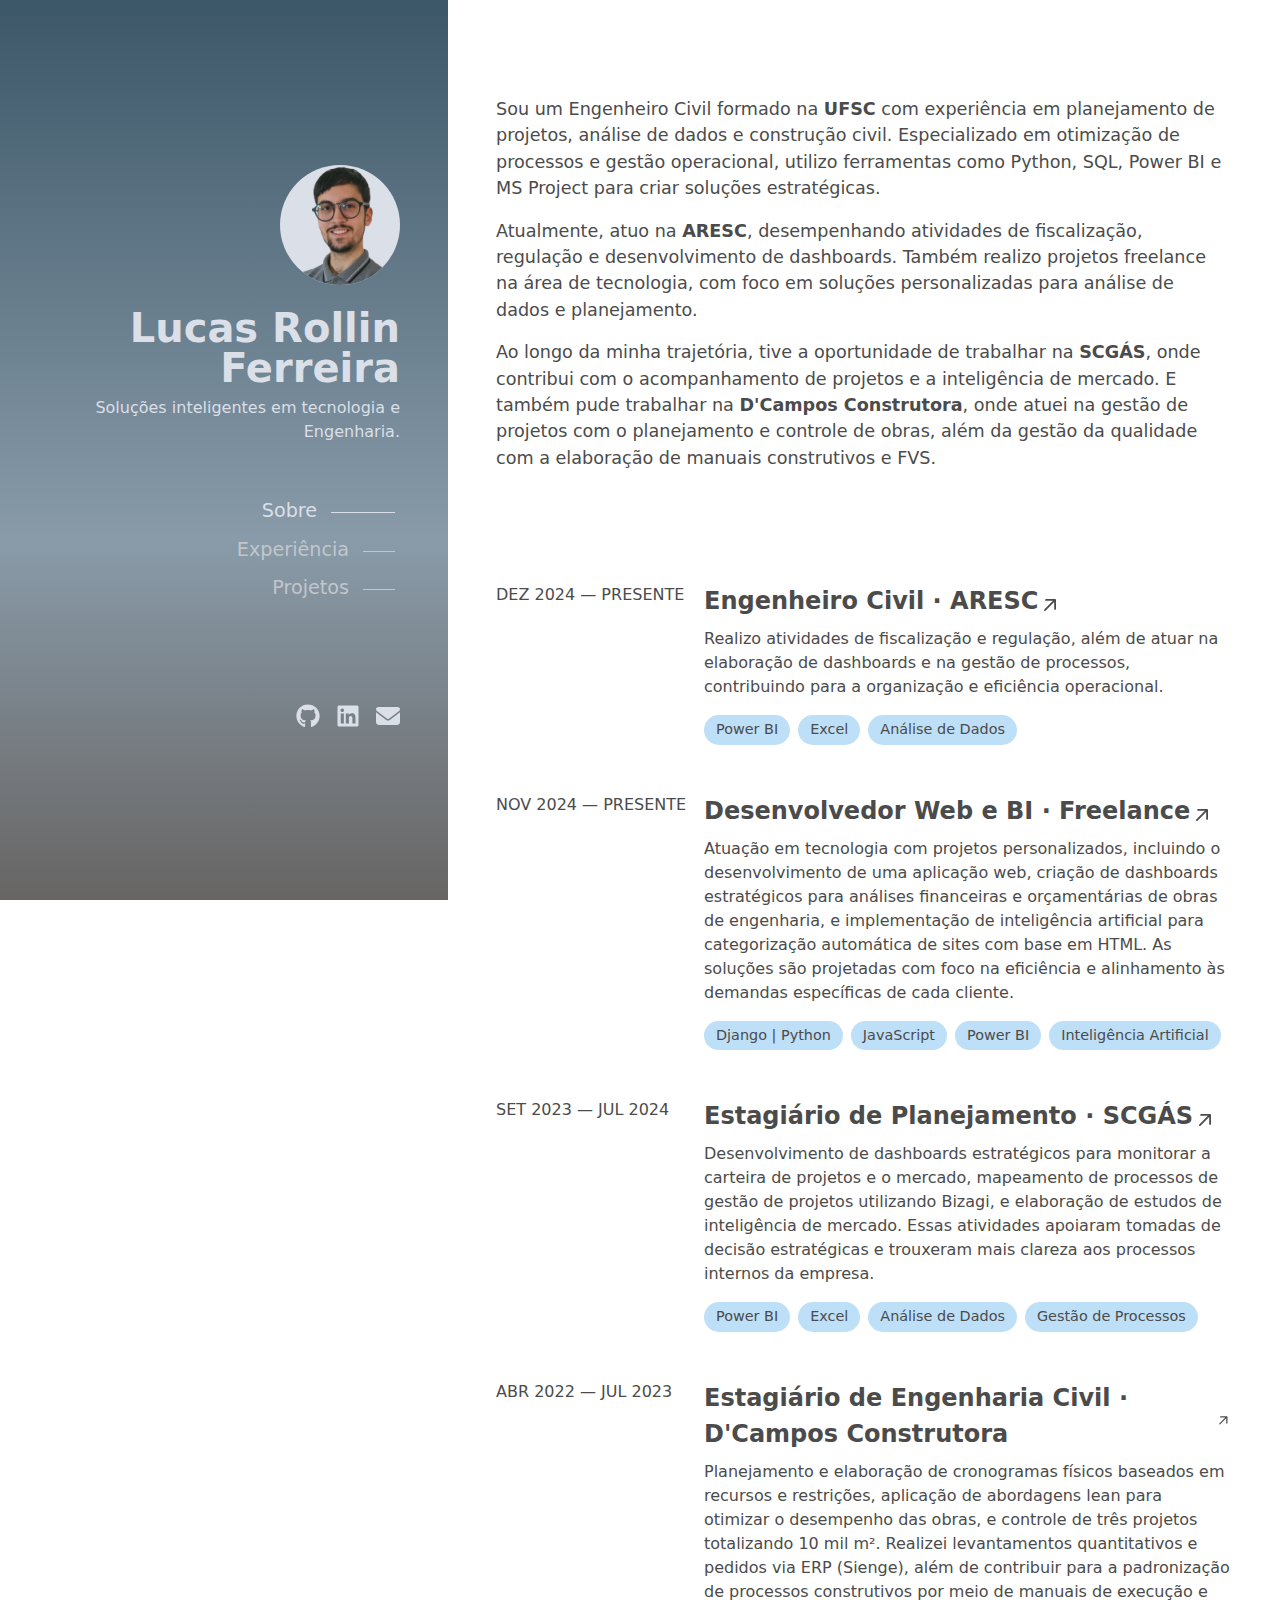
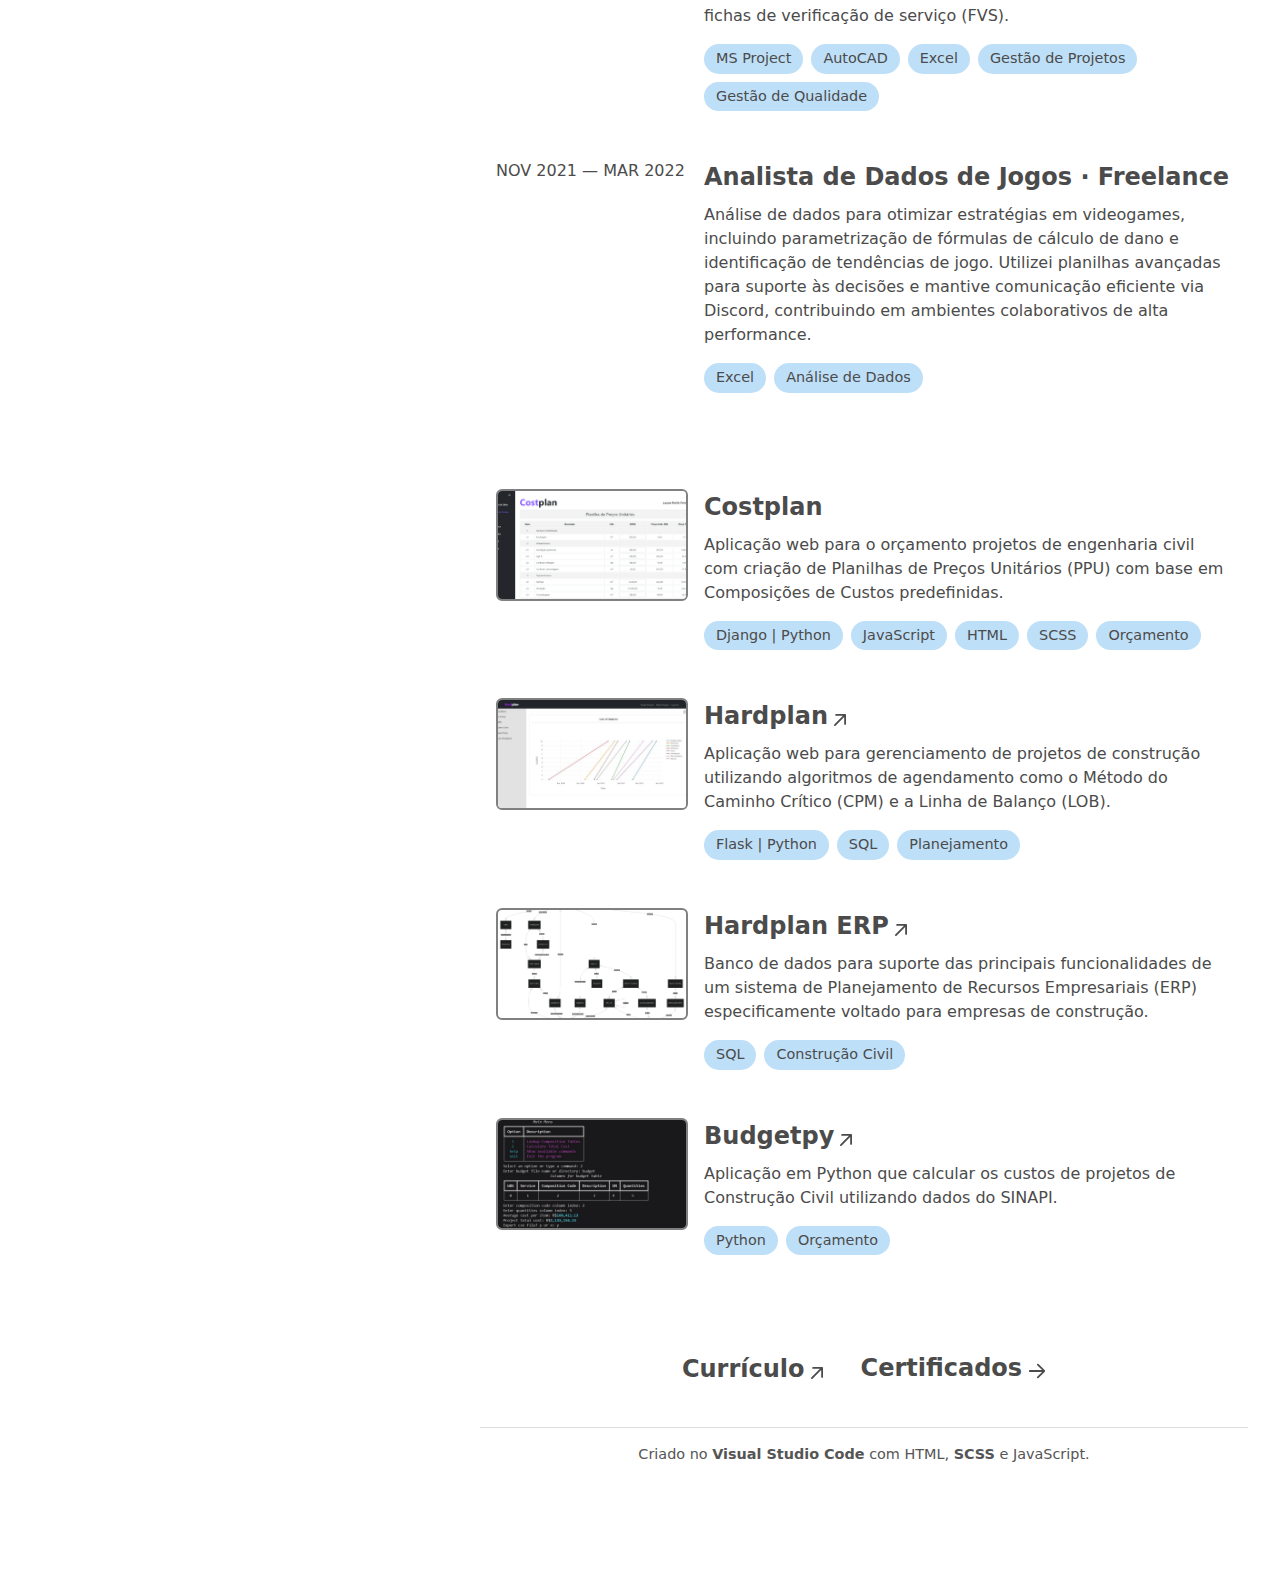
<file: index.html>
<!DOCTYPE html>

<html lang="pt-br">
    <head>
        <meta charset="UTF-8">
        <meta name="viewport" content="width=device-width, initial-scale=1.0">
        <meta name="description" content="Portfolio of Lucas Rollin Ferreira, showcasing expertise in civil engineering, data analysis, and technology.">
        <meta name="author" content="Lucas Rollin Ferreira">
        <title>Lucas Rollin Ferreira</title>
        
        <link rel="icon" type="image/png" href="assets/img/favicon.png">
        
        <link rel="stylesheet" href="assets/css/styles.css">

        <meta property="og:title" content="Lucas Rollin Ferreira - Portfolio">
        <meta property="og:description" content="Portfolio showcasing expertise in civil engineering, data analysis, and technology.">
        <meta property="og:image" content="assets/img/headshot.jpg">
        <meta property="og:url" content="https://lucas-rollin.github.io/">
        <meta property="og:type" content="website">

        <script type="application/ld+json">
            {
                "@context": "https://schema.org",
                "@type": "Person",
                "name": "Lucas Rollin Ferreira",
                "jobTitle": "Civil Engineer and Data Analyst",
                "url": "https://lucas-rollin.github.io/",
                "sameAs": [
                    "https://linkedin.com/in/lucas-rollin-ferreira",
                    "https://github.com/lucas-rollin"
                ]
            }
        </script>
    </head>
    
    
    <body>
        <header>
            <div>
                <img id="avatar" src="assets/img/headshot.png" alt="avatar logo">
                <h1>Lucas Rollin Ferreira</h1>
                <p>Soluções inteligentes em tecnologia e Engenharia.</p>
                <nav>
                    <ul>
                        <li>
                            <a href="#about" class="active">
                                <span>Sobre</span>
                                <span class="line"></span>
                            </a>
                        </li>
                        <li>
                            <a href="#experience">
                                <span>Experiência</span>
                                <span class="line"></span>
                            </a>
                        </li>
                        <li>
                            <a href="#projects">
                                <span>Projetos</span>
                                <span class="line"></span>
                            </a>
                        </li>
                    </ul>
                </nav>
            </div>
            <div>
                
            </div>
            <div>
                <ul id="social-icons">
                    <li><a href="https://github.com/lucas-rollin" target="_blank" aria-label="GitHub (abre em nova página)" title="GitHub"><svg xmlns="http://www.w3.org/2000/svg" viewBox="0 0 496 512"><!--!Font Awesome Free 6.7.2 by @fontawesome - https://fontawesome.com License - https://fontawesome.com/license/free Copyright 2025 Fonticons, Inc.--><path d="M165.9 397.4c0 2-2.3 3.6-5.2 3.6-3.3 .3-5.6-1.3-5.6-3.6 0-2 2.3-3.6 5.2-3.6 3-.3 5.6 1.3 5.6 3.6zm-31.1-4.5c-.7 2 1.3 4.3 4.3 4.9 2.6 1 5.6 0 6.2-2s-1.3-4.3-4.3-5.2c-2.6-.7-5.5 .3-6.2 2.3zm44.2-1.7c-2.9 .7-4.9 2.6-4.6 4.9 .3 2 2.9 3.3 5.9 2.6 2.9-.7 4.9-2.6 4.6-4.6-.3-1.9-3-3.2-5.9-2.9zM244.8 8C106.1 8 0 113.3 0 252c0 110.9 69.8 205.8 169.5 239.2 12.8 2.3 17.3-5.6 17.3-12.1 0-6.2-.3-40.4-.3-61.4 0 0-70 15-84.7-29.8 0 0-11.4-29.1-27.8-36.6 0 0-22.9-15.7 1.6-15.4 0 0 24.9 2 38.6 25.8 21.9 38.6 58.6 27.5 72.9 20.9 2.3-16 8.8-27.1 16-33.7-55.9-6.2-112.3-14.3-112.3-110.5 0-27.5 7.6-41.3 23.6-58.9-2.6-6.5-11.1-33.3 2.6-67.9 20.9-6.5 69 27 69 27 20-5.6 41.5-8.5 62.8-8.5s42.8 2.9 62.8 8.5c0 0 48.1-33.6 69-27 13.7 34.7 5.2 61.4 2.6 67.9 16 17.7 25.8 31.5 25.8 58.9 0 96.5-58.9 104.2-114.8 110.5 9.2 7.9 17 22.9 17 46.4 0 33.7-.3 75.4-.3 83.6 0 6.5 4.6 14.4 17.3 12.1C428.2 457.8 496 362.9 496 252 496 113.3 383.5 8 244.8 8zM97.2 352.9c-1.3 1-1 3.3 .7 5.2 1.6 1.6 3.9 2.3 5.2 1 1.3-1 1-3.3-.7-5.2-1.6-1.6-3.9-2.3-5.2-1zm-10.8-8.1c-.7 1.3 .3 2.9 2.3 3.9 1.6 1 3.6 .7 4.3-.7 .7-1.3-.3-2.9-2.3-3.9-2-.6-3.6-.3-4.3 .7zm32.4 35.6c-1.6 1.3-1 4.3 1.3 6.2 2.3 2.3 5.2 2.6 6.5 1 1.3-1.3 .7-4.3-1.3-6.2-2.2-2.3-5.2-2.6-6.5-1zm-11.4-14.7c-1.6 1-1.6 3.6 0 5.9 1.6 2.3 4.3 3.3 5.6 2.3 1.6-1.3 1.6-3.9 0-6.2-1.4-2.3-4-3.3-5.6-2z"/></svg></a></li>
                    <li><a href="https://www.linkedin.com/in/lucas-rollin-ferreira" target="_blank" aria-label="LinkedIn (abre em nova página)" title="LinkedIn"><svg xmlns="http://www.w3.org/2000/svg" viewBox="0 0 448 512"><!--!Font Awesome Free 6.7.2 by @fontawesome - https://fontawesome.com License - https://fontawesome.com/license/free Copyright 2025 Fonticons, Inc.--><path d="M416 32H31.9C14.3 32 0 46.5 0 64.3v383.4C0 465.5 14.3 480 31.9 480H416c17.6 0 32-14.5 32-32.3V64.3c0-17.8-14.4-32.3-32-32.3zM135.4 416H69V202.2h66.5V416zm-33.2-243c-21.3 0-38.5-17.3-38.5-38.5S80.9 96 102.2 96c21.2 0 38.5 17.3 38.5 38.5 0 21.3-17.2 38.5-38.5 38.5zm282.1 243h-66.4V312c0-24.8-.5-56.7-34.5-56.7-34.6 0-39.9 27-39.9 54.9V416h-66.4V202.2h63.7v29.2h.9c8.9-16.8 30.6-34.5 62.9-34.5 67.2 0 79.7 44.3 79.7 101.9V416z"/></svg></a></li>
                    <li><a href="mailto:lucasrollinferreira@gmail.com"><svg xmlns="http://www.w3.org/2000/svg" viewBox="0 0 512 512"><!--!Font Awesome Free 6.7.2 by @fontawesome - https://fontawesome.com License - https://fontawesome.com/license/free Copyright 2025 Fonticons, Inc.--><path d="M48 64C21.5 64 0 85.5 0 112c0 15.1 7.1 29.3 19.2 38.4L236.8 313.6c11.4 8.5 27 8.5 38.4 0L492.8 150.4c12.1-9.1 19.2-23.3 19.2-38.4c0-26.5-21.5-48-48-48L48 64zM0 176L0 384c0 35.3 28.7 64 64 64l384 0c35.3 0 64-28.7 64-64l0-208L294.4 339.2c-22.8 17.1-54 17.1-76.8 0L0 176z"/></svg></a></li>
                </ul>
            </div>
        </header>

        <main>
            <section id="about">
                <h3>Sobre</h3>
                <p>
                    Sou um Engenheiro Civil formado na <a href="https://ufsc.br/" target="_blank">UFSC</a> com experiência em planejamento de projetos, análise de dados e construção civil.
                    Especializado em otimização de processos e gestão operacional, utilizo ferramentas como Python, SQL,
                    Power BI e MS Project para criar soluções estratégicas.
                </p>
                <p>
                    Atualmente, atuo na <a href="https://www.aresc.sc.gov.br/" target="_blank">ARESC</a>, desempenhando
                    atividades de fiscalização, regulação e desenvolvimento de dashboards. Também realizo projetos freelance
                    na área de tecnologia, com foco em soluções personalizadas para análise de dados e planejamento.
                </p>
                <p>
                    Ao longo da minha trajetória, tive a oportunidade de trabalhar na <a href="https://www.scgas.com.br/" 
                    target="_blank">SCGÁS</a>, onde contribui com o acompanhamento de projetos e a inteligência de mercado.
                    E também pude trabalhar na <a href="https://www.dacampos.com.br/" target="_blank">D'Campos Construtora</a>,
                    onde atuei na gestão de projetos com o planejamento e controle de obras, além da gestão da qualidade com a 
                    elaboração de manuais construtivos e FVS.
                </p>
            </section>

            <section id="experience">
                <h3>Experiência</h3>

                <a href="https://www.aresc.sc.gov.br/" class="link-box" target="_blank">
                    <div>
                        <div class="date">DEZ 2024 — PRESENTE</div>
                        <div>
                            <span>
                                <h4>Engenheiro Civil · ARESC</h4>
                                <svg xmlns="http://www.w3.org/2000/svg" viewBox="0 0 20 20" fill="currentColor" class="link-icon" aria-hidden="true">
                                    <path fill-rule="evenodd" d="M5.22 14.78a.75.75 0 001.06 0l7.22-7.22v5.69a.75.75 0 001.5 0v-7.5a.75.75 0 00-.75-.75h-7.5a.75.75 0 000 1.5h5.69l-7.22 7.22a.75.75 0 000 1.06z" clip-rule="evenodd"></path>
                                </svg>
                            </span>
                            <p>
                                Realizo atividades de fiscalização e regulação, além de atuar na elaboração de dashboards e na gestão de processos,
                                contribuindo para a organização e eficiência operacional.
                            </p>
                            <ul class="competences">
                                <li>Power BI</li>
                                <li>Excel</li>
                                <li>Análise de Dados</li>
                            </ul>
                        </div>
                    </div>
                </a>
                <a href="https://lucas-rollin.github.io/" class="link-box" target="_blank">
                    <div>
                        <div class="date">NOV 2024 — PRESENTE</div>
                        <div>
                            <span>
                                <h4>Desenvolvedor Web e BI · Freelance</h4>
                                <svg xmlns="http://www.w3.org/2000/svg" viewBox="0 0 20 20" fill="currentColor" class="link-icon" aria-hidden="true">
                                    <path fill-rule="evenodd" d="M5.22 14.78a.75.75 0 001.06 0l7.22-7.22v5.69a.75.75 0 001.5 0v-7.5a.75.75 0 00-.75-.75h-7.5a.75.75 0 000 1.5h5.69l-7.22 7.22a.75.75 0 000 1.06z" clip-rule="evenodd"></path>
                                </svg>
                            </span>
                            <p>
                                Atuação em tecnologia com projetos personalizados, incluindo o desenvolvimento de uma aplicação web, criação de dashboards estratégicos 
                                para análises financeiras e orçamentárias de obras de engenharia, e implementação de inteligência artificial para categorização automática de sites com base em HTML. 
                                As soluções são projetadas com foco na eficiência e alinhamento às demandas específicas de cada cliente.
                            </p>
                            <ul class="competences">
                                <li>Django | Python</li>
                                <li>JavaScript</li>
                                <li>Power BI</li>
                                <li>Inteligência Artificial</li>
                            </ul>
                        </div>
                    </div>
                </a>
                <a href="https://www.scgas.com.br/" class="link-box" target="_blank">
                    <div>
                        <div class="date">SET 2023 — JUL 2024</div>
                        <div>
                            <span>
                                <h4>Estagiário de Planejamento · SCGÁS</h4>
                                <svg xmlns="http://www.w3.org/2000/svg" viewBox="0 0 20 20" fill="currentColor" class="link-icon" aria-hidden="true">
                                    <path fill-rule="evenodd" d="M5.22 14.78a.75.75 0 001.06 0l7.22-7.22v5.69a.75.75 0 001.5 0v-7.5a.75.75 0 00-.75-.75h-7.5a.75.75 0 000 1.5h5.69l-7.22 7.22a.75.75 0 000 1.06z" clip-rule="evenodd"></path>
                                </svg>
                            </span>
                            <p>
                                Desenvolvimento de dashboards estratégicos para monitorar a carteira de projetos e o mercado, mapeamento de processos de gestão de projetos utilizando Bizagi, 
                                e elaboração de estudos de inteligência de mercado. Essas atividades apoiaram tomadas de decisão estratégicas e trouxeram mais clareza aos processos internos da empresa.
                            </p>
                            <ul class="competences">
                                <li>Power BI</li>
                                <li>Excel</li>
                                <li>Análise de Dados</li>
                                <li>Gestão de Processos</li>
                            </ul>
                        </div>
                    </div>
                </a>
                <a href="https://www.dacampos.com.br/" class="link-box" target="_blank">
                    <div>
                        <div class="date">ABR 2022 — JUL 2023</div>
                        <div>
                            <span>
                                <h4>Estagiário de Engenharia Civil · D'Campos Construtora</h4>
                                <svg xmlns="http://www.w3.org/2000/svg" viewBox="0 0 20 20" fill="currentColor" class="link-icon" aria-hidden="true">
                                    <path fill-rule="evenodd" d="M5.22 14.78a.75.75 0 001.06 0l7.22-7.22v5.69a.75.75 0 001.5 0v-7.5a.75.75 0 00-.75-.75h-7.5a.75.75 0 000 1.5h5.69l-7.22 7.22a.75.75 0 000 1.06z" clip-rule="evenodd"></path>
                                </svg>
                            </span>
                            <p>
                                Planejamento e elaboração de cronogramas físicos baseados em recursos e restrições, aplicação de abordagens lean para otimizar o desempenho das obras, 
                                e controle de três projetos totalizando 10 mil m². Realizei levantamentos quantitativos e pedidos via ERP (Sienge), além de contribuir para a padronização de processos construtivos 
                                por meio de manuais de execução e fichas de verificação de serviço (FVS).
                            </p>
                            <ul class="competences">
                                <li>MS Project</li>
                                <li>AutoCAD</li>
                                <li>Excel</li>
                                <li>Gestão de Projetos</li>
                                <li>Gestão de Qualidade</li>
                            </ul>
                        </div>
                    </div>
                </a>
                <div class="link-box">
                    <div>
                        <div class="date">NOV 2021 — MAR 2022</div>
                        <div>
                            <span>
                                <h4>Analista de Dados de Jogos · Freelance</h4>
                            </span>
                            <p>
                                Análise de dados para otimizar estratégias em videogames, incluindo parametrização de fórmulas de cálculo de dano e identificação de tendências de jogo. 
                                Utilizei planilhas avançadas para suporte às decisões e mantive comunicação eficiente via Discord, contribuindo em ambientes colaborativos de alta performance.
                            </p>
                            <ul class="competences">
                                <li>Excel</li>
                                <li>Análise de Dados</li>
                            </ul>
                        </div>
                    </div>
                </div>
            </section>

            <section id="projects">

                <h3>Projetos</h3>
                <div class="link-box">
                    <div>
                        <div>
                            <span>
                                <h4>Costplan</h4>
                            </span>
                            <p>Aplicação web para o orçamento projetos de engenharia civil com criação de Planilhas de Preços Unitários (PPU) com base em Composições de Custos predefinidas.</p>
                            <ul class="competences">
                                <li>Django | Python</li>
                                <li>JavaScript</li>
                                <li>HTML</li>
                                <li>SCSS</li>
                                <li>Orçamento</li>
                            </ul>
                        </div>
                        <img src="assets/img/costplan.png" class="project-img" alt="Projeto Costplan — Página de Planilha de Preços Unitários (PPU).">
                    </div>
                </div>
                <a href="https://github.com/Harddus0/cs50fp" class="link-box" target="_blank">
                    <div>
                        <div>
                            <span>
                                <h4>Hardplan</h4>
                                <svg xmlns="http://www.w3.org/2000/svg" viewBox="0 0 20 20" fill="currentColor" class="link-icon" aria-hidden="true">
                                    <path fill-rule="evenodd" d="M5.22 14.78a.75.75 0 001.06 0l7.22-7.22v5.69a.75.75 0 001.5 0v-7.5a.75.75 0 00-.75-.75h-7.5a.75.75 0 000 1.5h5.69l-7.22 7.22a.75.75 0 000 1.06z" clip-rule="evenodd"></path>
                                </svg>
                            </span>
                            <p>Aplicação web para gerenciamento de projetos de construção utilizando algoritmos de agendamento como o Método do Caminho Crítico (CPM) e a Linha de Balanço (LOB).</p>
                            <ul class="competences">
                                <li>Flask | Python</li>
                                <li>SQL</li>
                                <li>Planejamento</li>
                            </ul>
                        </div>
                        <img src="assets/img/hardplan.jpg" class="project-img" alt="Projeto Hardplan — Página de Cronograma em Linha de Balanço.">
                    </div>
                </a>
                <a href="https://github.com/Harddus0/cs50sql" class="link-box" target="_blank">
                    <div>
                        <div>
                            <span>
                                <h4>Hardplan ERP</h4>
                                <svg xmlns="http://www.w3.org/2000/svg" viewBox="0 0 20 20" fill="currentColor" class="link-icon" aria-hidden="true">
                                    <path fill-rule="evenodd" d="M5.22 14.78a.75.75 0 001.06 0l7.22-7.22v5.69a.75.75 0 001.5 0v-7.5a.75.75 0 00-.75-.75h-7.5a.75.75 0 000 1.5h5.69l-7.22 7.22a.75.75 0 000 1.06z" clip-rule="evenodd"></path>
                                </svg>
                            </span>
                            <p>Banco de dados para suporte das principais funcionalidades de um sistema de Planejamento de Recursos Empresariais (ERP) especificamente voltado para empresas de construção.</p>
                            <ul class="competences">
                                <li>SQL</li>
                                <li>Construção Civil</li>
                            </ul>
                        </div>
                        <img src="assets/img/ERP.png" class="project-img" alt="Projeto Hardplan ERP — Diagrama de Relacionamento entre Entidades.">
                    </div>
                </a>
                <a href="https://github.com/Harddus0/cs50p" class="link-box" target="_blank">
                    <div>
                        <div>
                            <span>
                                <h4>Budgetpy</h4>
                                <svg xmlns="http://www.w3.org/2000/svg" viewBox="0 0 20 20" fill="currentColor" class="link-icon" aria-hidden="true">
                                    <path fill-rule="evenodd" d="M5.22 14.78a.75.75 0 001.06 0l7.22-7.22v5.69a.75.75 0 001.5 0v-7.5a.75.75 0 00-.75-.75h-7.5a.75.75 0 000 1.5h5.69l-7.22 7.22a.75.75 0 000 1.06z" clip-rule="evenodd"></path>
                                </svg>
                            </span>
                            <p>Aplicação em Python que calcular os custos de projetos de Construção Civil utilizando dados do SINAPI.</p>
                            <ul class="competences">
                                <li>Python</li>
                                <li>Orçamento</li>
                            </ul>
                        </div>
                        <img src="assets/img/budgetpy.png" class="project-img" alt="Projeto Budgetpy — Linha de Comandos com Menu e Cálculo Orçamentário.">
                    </div>
                </a>
            </section>

            <div style="display: flex; justify-content: center;">
                <a id="resume" href="resume.pdf" class="link-box" target="_blank">
                    <span>
                        <h4>Currículo</h4>
                        <svg xmlns="http://www.w3.org/2000/svg" viewBox="0 0 20 20" fill="currentColor" class="link-icon" aria-hidden="true">
                            <path fill-rule="evenodd" d="M5.22 14.78a.75.75 0 001.06 0l7.22-7.22v5.69a.75.75 0 001.5 0v-7.5a.75.75 0 00-.75-.75h-7.5a.75.75 0 000 1.5h5.69l-7.22 7.22a.75.75 0 000 1.06z" clip-rule="evenodd"></path>
                        </svg>
                    </span>
                </a>
                <a id="certificates-link" href="certificates/" class="link-box">
                    <span>
                        <div>
                            <h4>Certificados</h4>
                        </div>
                        <svg xmlns="http://www.w3.org/2000/svg" viewBox="0 0 20 20" fill="currentColor" class="link-icon" aria-hidden="true">
                            <path fill-rule="evenodd" d="M5.22 14.78a.75.75 0 001.06 0l7.22-7.22v5.69a.75.75 0 001.5 0v-7.5a.75.75 0 00-.75-.75h-7.5a.75.75 0 000 1.5h5.69l-7.22 7.22a.75.75 0 000 1.06z" clip-rule="evenodd"></path>
                        </svg>
                    </span>
                </a>
            </div>

            <footer>
                <p>
                    Criado no <a href="https://code.visualstudio.com" target="_blank" rel="noopener noreferrer">Visual Studio Code</a>
                    com HTML, <a href="https://sass-lang.com" target="_blank" rel="noopener noreferrer">SCSS</a> e JavaScript. 
                </p>
            </footer>

            <div id="myModal" class="modal">
                <span class="close">&times;</span>
                <img class="modal-content" id="img01">
                <div id="caption"></div>
            </div>
        </main>

        <script src="assets/js/main.js"></script>
    </body>
</html>
</file>
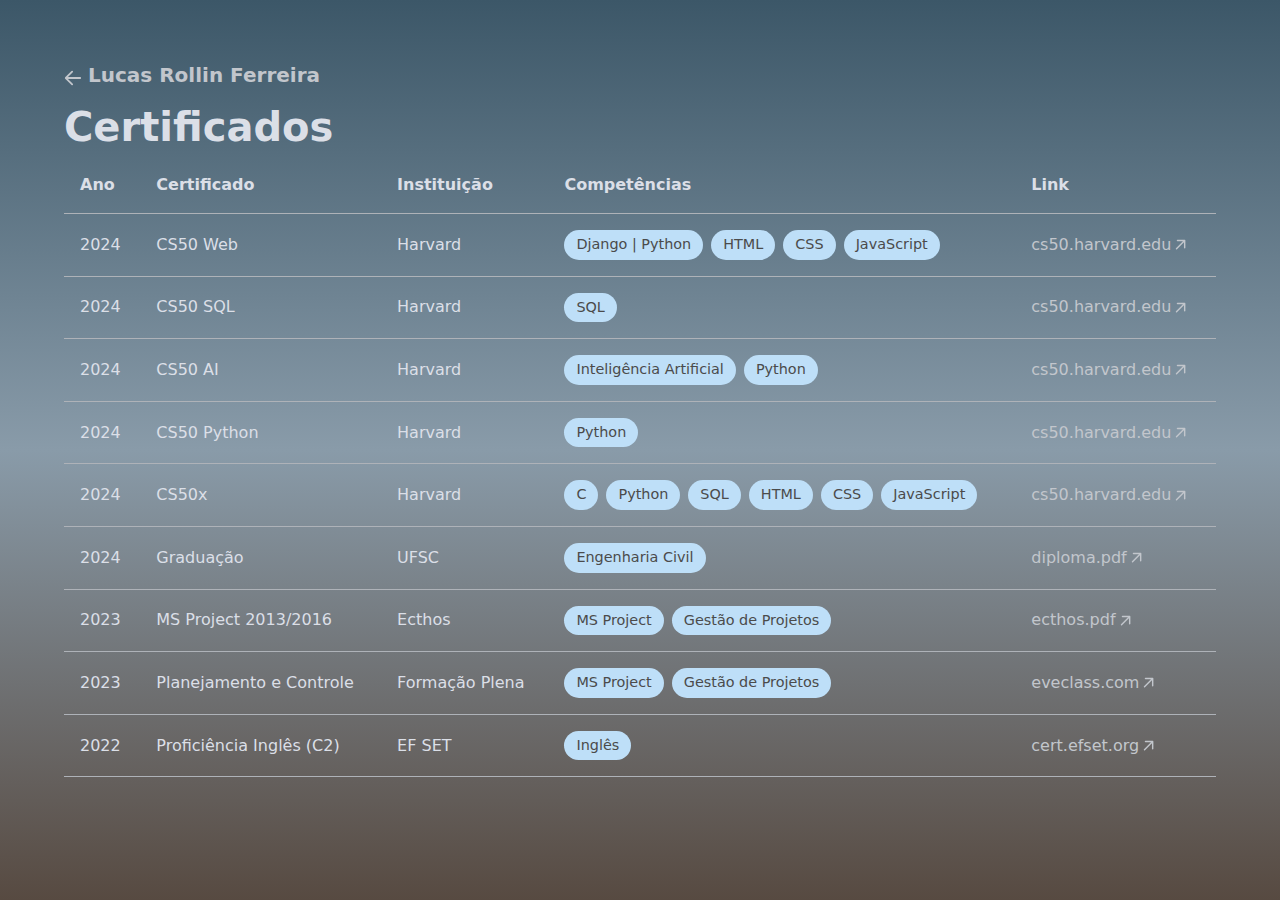
<file: certificates/index.html>
<!DOCTYPE html>

<html lang="pt-br">
    <head>
        <meta charset="UTF-8">
        <meta name="viewport" content="width=device-width, initial-scale=1.0">
        <meta name="description" content="Portfolio of Lucas Rollin Ferreira, showcasing expertise in civil engineering, data analysis, and technology.">
        <meta name="author" content="Lucas Rollin Ferreira">
        <title>Lucas Rollin Ferreira - Certificados</title>
        
        <link rel="icon" type="image/png" href="../assets/img/favicon.png">
        
        <link rel="stylesheet" href="../assets/css/styles.css">

        <meta property="og:title" content="Lucas Rollin Ferreira - Portfolio">
        <meta property="og:description" content="Portfolio showcasing expertise in civil engineering, data analysis, and technology.">
        <meta property="og:image" content="assets/img/headshot.jpg">
        <meta property="og:url" content="https://lucas-rollin.github.io/">
        <meta property="og:type" content="website">

        <script type="application/ld+json">
            {
                "@context": "https://schema.org",
                "@type": "Person",
                "name": "Lucas Rollin Ferreira",
                "jobTitle": "Civil Engineer and Data Analyst",
                "url": "https://lucas-rollin.github.io/",
                "sameAs": [
                    "https://linkedin.com/in/lucas-rollin-ferreira",
                    "https://github.com/lucas-rollin"
                ]
            }
        </script>
    </head>

    <body id="certificates">
        <div>
            <a id="index-link" href="../" class="link-box">
                <span>
                    <svg xmlns="http://www.w3.org/2000/svg" viewBox="0 0 20 20" fill="currentColor" class="link-icon" aria-hidden="true">
                        <path fill-rule="evenodd" d="M5.22 14.78a.75.75 0 001.06 0l7.22-7.22v5.69a.75.75 0 001.5 0v-7.5a.75.75 0 00-.75-.75h-7.5a.75.75 0 000 1.5h5.69l-7.22 7.22a.75.75 0 000 1.06z" clip-rule="evenodd"></path>
                    </svg>
                    <h4>Lucas Rollin Ferreira</h4>
                </span>
            </a>
            <h1>Certificados</h1>
            <table>
                <thead>
                    <tr>
                        <th>Ano</th>
                        <th>Certificado</th>
                        <th>Instituição</th>
                        <th>Competências</th>
                        <th>Link</th>
                    </tr>
                </thead>
                <tbody>
                    <tr>
                        <td>2024</td>
                        <td>CS50 Web</td>
                        <td>Harvard</td>
                        <td>
                            <ul class="competences">
                                <li>Django | Python</li>
                                <li>HTML</li>
                                <li>CSS</li>
                                <li>JavaScript</li>
                            </ul>
                        </td>
                        <td>
                            <a href="https://cs50.harvard.edu/certificates/7b5649b0-bff5-4366-bfcb-8a195180612b.pdf?size=letter" class="table-link" target="_blank">
                                <span>
                                    <span>cs50.harvard.edu</span>
                                    <svg xmlns="http://www.w3.org/2000/svg" viewBox="0 0 20 20" fill="currentColor" class="link-icon" aria-hidden="true">
                                        <path fill-rule="evenodd" d="M5.22 14.78a.75.75 0 001.06 0l7.22-7.22v5.69a.75.75 0 001.5 0v-7.5a.75.75 0 00-.75-.75h-7.5a.75.75 0 000 1.5h5.69l-7.22 7.22a.75.75 0 000 1.06z" clip-rule="evenodd"></path>
                                    </svg>
                                </span>
                            </a>
                        </td>
                    </tr>
                    <tr>
                        <td>2024</td>
                        <td>CS50 SQL</td>
                        <td>Harvard</td>
                        <td>
                            <ul class="competences">
                                <li>SQL</li>
                            </ul>
                        </td>
                        <td>
                            <a href="https://cs50.harvard.edu/certificates/9de338fb-dee1-4436-b249-a65998b4e31a.pdf?size=letter" class="table-link" target="_blank">
                                <span>
                                    <span>cs50.harvard.edu</span>
                                    <svg xmlns="http://www.w3.org/2000/svg" viewBox="0 0 20 20" fill="currentColor" class="link-icon" aria-hidden="true">
                                        <path fill-rule="evenodd" d="M5.22 14.78a.75.75 0 001.06 0l7.22-7.22v5.69a.75.75 0 001.5 0v-7.5a.75.75 0 00-.75-.75h-7.5a.75.75 0 000 1.5h5.69l-7.22 7.22a.75.75 0 000 1.06z" clip-rule="evenodd"></path>
                                    </svg>
                                </span>
                            </a>
                        </td>
                    </tr>
                    <tr>
                        <td>2024</td>
                        <td>CS50 AI</td>
                        <td>Harvard</td>
                        <td>
                            <ul class="competences">
                                <li>Inteligência Artificial</li>
                                <li>Python</li>
                            </ul>
                        </td>
                        <td>
                            <a href="https://cs50.harvard.edu/certificates/d10066af-9b17-4135-83f6-de9a507eaac0.pdf?size=letter" class="table-link" target="_blank">
                                <span>
                                    <span>cs50.harvard.edu</span>
                                    <svg xmlns="http://www.w3.org/2000/svg" viewBox="0 0 20 20" fill="currentColor" class="link-icon" aria-hidden="true">
                                        <path fill-rule="evenodd" d="M5.22 14.78a.75.75 0 001.06 0l7.22-7.22v5.69a.75.75 0 001.5 0v-7.5a.75.75 0 00-.75-.75h-7.5a.75.75 0 000 1.5h5.69l-7.22 7.22a.75.75 0 000 1.06z" clip-rule="evenodd"></path>
                                    </svg>
                                </span>
                            </a>
                        </td>
                    </tr>
                    <tr>
                        <td>2024</td>
                        <td>CS50 Python</td>
                        <td>Harvard</td>
                        <td>
                            <ul class="competences">
                                <li>Python</li>
                            </ul>
                        </td>
                        <td>
                            <a href="https://cs50.harvard.edu/certificates/317cb3ff-5e02-4823-ae24-08dff6d4e134.pdf?size=letter" class="table-link" target="_blank">
                                <span>
                                    <span>cs50.harvard.edu</span>
                                    <svg xmlns="http://www.w3.org/2000/svg" viewBox="0 0 20 20" fill="currentColor" class="link-icon" aria-hidden="true">
                                        <path fill-rule="evenodd" d="M5.22 14.78a.75.75 0 001.06 0l7.22-7.22v5.69a.75.75 0 001.5 0v-7.5a.75.75 0 00-.75-.75h-7.5a.75.75 0 000 1.5h5.69l-7.22 7.22a.75.75 0 000 1.06z" clip-rule="evenodd"></path>
                                    </svg>
                                </span>
                            </a>
                        
                        </td>
                    </tr>
                    <tr>
                        <td>2024</td>
                        <td>CS50x</td>
                        <td>Harvard</td>
                        <td>
                            <ul class="competences">
                                <li>C</li>
                                <li>Python</li>
                                <li>SQL</li>
                                <li>HTML</li>
                                <li>CSS</li>
                                <li>JavaScript</li>
                            </ul>
                        </td>
                        <td>
                            <a href="https://cs50.harvard.edu/certificates/749b8004-bdf8-4aff-8760-a7ce7ab92441.pdf?size=letter" class="table-link" target="_blank">
                                <span>
                                    <span>cs50.harvard.edu</span>
                                    <svg xmlns="http://www.w3.org/2000/svg" viewBox="0 0 20 20" fill="currentColor" class="link-icon" aria-hidden="true">
                                        <path fill-rule="evenodd" d="M5.22 14.78a.75.75 0 001.06 0l7.22-7.22v5.69a.75.75 0 001.5 0v-7.5a.75.75 0 00-.75-.75h-7.5a.75.75 0 000 1.5h5.69l-7.22 7.22a.75.75 0 000 1.06z" clip-rule="evenodd"></path>
                                    </svg>
                                </span>
                            </a>
                        </td>
                    </tr>
                    <tr>
                        <td>2024</td>
                        <td>Graduação</td>
                        <td>UFSC</td>
                        <td>
                            <ul class="competences">
                                <li>Engenharia Civil</li>
                            </ul>
                        </td>
                        <td>
                            <a href="diploma.pdf" class="table-link" target="_blank">
                                <span>
                                    <span>diploma.pdf</span>
                                    <svg xmlns="http://www.w3.org/2000/svg" viewBox="0 0 20 20" fill="currentColor" class="link-icon" aria-hidden="true">
                                        <path fill-rule="evenodd" d="M5.22 14.78a.75.75 0 001.06 0l7.22-7.22v5.69a.75.75 0 001.5 0v-7.5a.75.75 0 00-.75-.75h-7.5a.75.75 0 000 1.5h5.69l-7.22 7.22a.75.75 0 000 1.06z" clip-rule="evenodd"></path>
                                    </svg>
                                </span>
                            </a>
                        </td>
                    </tr>
                    <tr>
                        <td>2023</td>
                        <td>MS Project 2013/2016</td>
                        <td>Ecthos</td>
                        <td>
                            <ul class="competences">
                                <li>MS Project</li>
                                <li>Gestão de Projetos</li>
                            </ul>
                        </td>
                        <td>
                            <a href="ecthos.pdf" class="table-link" target="_blank">
                                <span>
                                    <span>ecthos.pdf</span>
                                    <svg xmlns="http://www.w3.org/2000/svg" viewBox="0 0 20 20" fill="currentColor" class="link-icon" aria-hidden="true">
                                        <path fill-rule="evenodd" d="M5.22 14.78a.75.75 0 001.06 0l7.22-7.22v5.69a.75.75 0 001.5 0v-7.5a.75.75 0 00-.75-.75h-7.5a.75.75 0 000 1.5h5.69l-7.22 7.22a.75.75 0 000 1.06z" clip-rule="evenodd"></path>
                                    </svg>
                                </span>
                            </a>
                        </td>
                    </tr>
                    <tr>
                        <td>2023</td>
                        <td>Planejamento e Controle</td>
                        <td>Formação Plena</td>
                        <td>
                            <ul class="competences">
                                <li>MS Project</li>
                                <li>Gestão de Projetos</li>
                            </ul>
                        </td>
                        <td>
                            <a href="https://jornadaprofalexamarante.eveclass.com/pt/certificado/6474cf161a3b7c7e25b3d598" class="table-link" target="_blank">
                                <span>
                                    <span>eveclass.com</span>
                                    <svg xmlns="http://www.w3.org/2000/svg" viewBox="0 0 20 20" fill="currentColor" class="link-icon" aria-hidden="true">
                                        <path fill-rule="evenodd" d="M5.22 14.78a.75.75 0 001.06 0l7.22-7.22v5.69a.75.75 0 001.5 0v-7.5a.75.75 0 00-.75-.75h-7.5a.75.75 0 000 1.5h5.69l-7.22 7.22a.75.75 0 000 1.06z" clip-rule="evenodd"></path>
                                    </svg>
                                </span>
                            </a>
                        </td>
                    </tr>
                    <tr>
                        <td>2022</td>
                        <td>Proficiência Inglês (C2)</td>
                        <td>EF SET</td>
                        <td>
                            <ul class="competences">
                                <li>Inglês</li>
                            </ul>
                        </td>
                        <td>
                            <a href="https://cert.efset.org/hw5N8w" class="table-link" target="_blank">
                                <span>
                                    <span>cert.efset.org</span>
                                    <svg xmlns="http://www.w3.org/2000/svg" viewBox="0 0 20 20" fill="currentColor" class="link-icon" aria-hidden="true">
                                        <path fill-rule="evenodd" d="M5.22 14.78a.75.75 0 001.06 0l7.22-7.22v5.69a.75.75 0 001.5 0v-7.5a.75.75 0 00-.75-.75h-7.5a.75.75 0 000 1.5h5.69l-7.22 7.22a.75.75 0 000 1.06z" clip-rule="evenodd"></path>
                                    </svg>
                                </span>
                            </a>
                        </td>
                    </tr>
                </tbody>
            </table>
        </div>
    </body>
</html>
</file>
<file: assets/css/styles.css>
:root {
  --bg-color: #122044;
  --text-color: #4b4b4b;
  --header-primary-color: #dbdfe7;
  --header-secondary-color: #c2c6cc;
  --link-color: #31373d;
  --competence-color: #bedff8;
  --header-width: 35%;
  --font-sans-serif: system-ui, -apple-system, "Segoe UI", Roboto, "Helvetica Neue", "Noto Sans", "Liberation Sans", Arial, sans-serif, "Apple Color Emoji", "Segoe UI Emoji", "Segoe UI Symbol", "Noto Color Emoji";
  --link-hover-color: #77b1dd;
}

*,
*::before,
*::after {
  box-sizing: border-box;
  margin: 0;
}

html {
  font-size: 16px;
  overflow-x: hidden;
}

body {
  min-height: 100vh;
  -webkit-text-size-adjust: 100%;
  font-family: var(--font-sans-serif);
  line-height: 1.5;
  background-color: #fff;
  color: var(--text-color);
  overflow-x: hidden;
}
body > * {
  width: 100%;
}

p {
  margin-bottom: 1rem;
}

h1 {
  font-size: 2.5rem;
}

h2 {
  font-size: 2rem;
}

h3 {
  font-size: 1.75rem;
}

h4 {
  font-size: 1.5rem;
}

h5 {
  font-size: 1.25rem;
}

h6 {
  font-size: 1rem;
}

header {
  text-align: end;
  color: var(--header-primary-color);
  padding: 4rem;
  position: fixed;
  top: 0;
  left: 0;
  width: var(--header-width);
  height: 100vh;
  display: flex;
  flex-direction: column;
  justify-content: center;
  gap: 3rem;
  background-image: linear-gradient(180deg, #3C5768, #899BA9, #574A41);
  background-color: #574A41;
  background-attachment: scroll, scroll;
  background-size: auto 120%;
  background-repeat: no-repeat;
}
header h1 {
  margin: 0.5rem 0;
  line-height: 1;
}

nav {
  padding-top: 2rem;
  font-size: 1.2rem;
}
nav > ul {
  list-style: none;
}
nav > ul > li {
  padding: 0.3rem;
}
nav > ul > li > a {
  text-decoration: none;
  color: var(--header-secondary-color);
}
nav > ul > li > a .line {
  display: inline-block;
  position: relative;
  top: -4px;
  background-color: var(--header-secondary-color);
  height: 1px;
  width: 2rem;
  margin-left: 0.5rem;
  transition: width 0.2s ease-in-out;
}
nav > ul > li > a:hover, nav > ul > li > a.active {
  color: var(--header-primary-color);
  font-weight: 500;
}
nav > ul > li > a:hover .line, nav > ul > li > a.active .line {
  width: 4rem;
  background-color: var(--header-primary-color);
}

#avatar {
  border-radius: 100%;
  margin-bottom: 0.5rem;
  text-align: center;
  width: 7.5rem;
  background-color: var(--header-primary-color);
}

#social-icons {
  display: flex;
  gap: 1rem;
  justify-content: end;
}
#social-icons > li {
  list-style-type: none;
}
#social-icons svg {
  max-width: 24px;
  max-height: 24px;
}
#social-icons path {
  fill: var(--header-primary-color);
}
#social-icons svg:hover path {
  fill: var(--header-secondary-color);
}

svg {
  width: 1.5rem;
}

main {
  padding: 5rem 3rem;
  margin-left: var(--header-width);
  width: calc(100% - var(--header-width));
}
main section {
  margin-bottom: 4rem;
}
main section > h3 {
  display: none;
  padding: 0 1rem;
}

#about {
  padding: 1rem;
}
#about a {
  font-weight: bold;
  color: inherit;
  text-decoration: none;
}
#about a:hover {
  color: var(--link-hover-color);
}
#about h3 {
  padding: 0 0 1rem;
}
#about > p {
  font-size: 1.1rem;
}

.link-box {
  display: block;
  padding: 1rem;
  text-decoration: none;
  color: inherit;
  transition: background-color 0.2s ease-out;
  border-radius: 0.5rem;
  margin-bottom: 1rem;
}
.link-box h4 {
  margin-bottom: 0.5rem;
}
.link-box:hover {
  background-color: #f0f0f0;
  color: black;
}
.link-box:hover .link-icon {
  transform: translate(5px, -5px);
  color: var(--link-color);
}
.link-box:hover h4 {
  color: var(--link-color);
}
.link-box:hover img {
  border: 2px var(--text-color) solid;
}
.link-box > div {
  display: grid;
  grid-template-columns: 13rem auto;
}
.link-box .date {
  width: 12rem;
  height: auto;
}
.link-box img {
  width: 12rem;
  height: 7rem;
  -o-object-fit: cover;
     object-fit: cover;
  border: 2px gray solid;
  border-radius: 6px;
  transition: transform 0.2s ease-out, border 0.2s ease-out;
  order: -1;
  background-color: white;
  cursor: pointer;
}
.link-box img:hover {
  transform: scale(1.05);
}
.link-box span {
  display: flex;
  align-items: center;
}

.link-icon {
  transition: transform 0.2s ease-out;
}

#resume {
  width: -moz-fit-content;
  width: fit-content;
}

#resume:hover {
  background-color: white;
}

#certificates-link {
  width: -moz-fit-content;
  width: fit-content;
}
#certificates-link span {
  position: relative;
  top: 4px;
}
#certificates-link h4 {
  transition: 0.2s ease-out;
  border-bottom: 3px solid transparent;
  line-height: 1.1;
  border-right: 0.2rem;
}
#certificates-link svg {
  rotate: 45deg;
  position: relative;
  top: -3px;
  left: 3px;
}

#certificates-link:hover {
  background-color: transparent;
}
#certificates-link:hover h4 {
  border-bottom: 3px solid var(--competence-color);
}

#index-link {
  width: -moz-fit-content;
  width: fit-content;
  padding: 0;
  margin: 0;
  color: var(--header-secondary-color);
}
#index-link h4 {
  transition: 0.2s ease-out;
  border-bottom: 3px solid transparent;
  line-height: 1.1;
  border-right: 0.2rem;
  font-size: 1.25rem;
}
#index-link svg {
  rotate: 225deg;
  position: relative;
  top: -3px;
  left: -3px;
}

#index-link:hover {
  background-color: transparent;
}
#index-link:hover h4 {
  border-bottom: 3px solid var(--competence-color);
  color: var(--header-primary-color);
}
#index-link:hover svg {
  fill: var(--header-primary-color);
}

ul.competences {
  display: flex;
  flex-flow: wrap;
  gap: 0.5rem;
  list-style-type: none;
  font-size: 90%;
  font-weight: 500;
  padding-left: 0;
  margin-bottom: 0;
}
ul.competences > li {
  border: 1px black;
  background-color: var(--competence-color);
  border-radius: 20px;
  padding: 4px 12px;
}

footer {
  text-align: center;
  padding: 1rem 0;
  font-size: 0.9rem;
  color: #555;
  border-top: 1px solid #ddd;
}
footer a {
  font-weight: bold;
  color: inherit;
  text-decoration: none;
}
footer a:hover {
  color: var(--link-hover-color);
}

/* Certificates Page */
#certificates {
  background-image: linear-gradient(180deg, #3C5768, #899BA9, #574A41);
  background-color: #574A41;
  background-attachment: scroll, scroll;
  background-repeat: no-repeat;
  color: var(--header-primary-color);
}
#certificates div {
  padding: 4rem;
  width: 80%;
  margin: auto;
}
#certificates table {
  margin-left: auto;
  margin-right: auto;
  width: 100%;
  border-collapse: collapse;
  text-align: left;
}
#certificates tr {
  border-bottom: 1px solid #aeb2b8;
}
#certificates td, #certificates th {
  padding: 1rem;
}
#certificates ul.competences {
  color: var(--text-color);
}

.table-link {
  display: block;
  text-decoration: none;
  color: var(--header-secondary-color);
  border-radius: 0.5rem;
  transition: 0.2s ease-out;
}
.table-link .link-icon {
  width: 1.2rem;
}
.table-link:hover {
  color: var(--header-primary-color);
}
.table-link:hover .link-icon {
  transform: translate(4px, -4px);
}
.table-link span {
  display: flex;
  align-items: center;
}

/* Style the Image Used to Trigger the Modal */
/* The Modal (background) */
.modal {
  display: none;
  position: fixed;
  z-index: 1;
  padding-top: 100px;
  left: 0;
  top: 0;
  width: 100%;
  height: 100%;
  overflow: auto;
  background-color: rgb(0, 0, 0);
  background-color: rgba(0, 0, 0, 0.9);
}

/* Modal Content (Image) */
.modal-content {
  margin: auto;
  display: block;
  width: 80%;
  max-width: 800px;
}

/* Caption of Modal Image (Image Text) - Same Width as the Image */
#caption {
  margin: auto;
  display: block;
  width: 80%;
  max-width: 700px;
  text-align: center;
  color: #ccc;
  padding: 10px 0;
  height: 150px;
}

/* Add Animation - Zoom in the Modal */
.modal-content, #caption {
  animation-name: zoom;
  animation-duration: 0.6s;
}

@keyframes zoom {
  from {
    transform: scale(0);
  }
  to {
    transform: scale(1);
  }
}
/* The Close Button */
.close {
  position: absolute;
  top: 15px;
  right: 35px;
  color: #f1f1f1;
  font-size: 40px;
  font-weight: bold;
  transition: 0.3s;
}

.close:hover,
.close:focus {
  color: #bbb;
  text-decoration: none;
  cursor: pointer;
}

/* Media Queries */
@media (max-width: 1440px) {
  header {
    padding: 4rem 3rem;
  }
  main {
    padding: 5rem 2rem;
  }
  #certificates > div {
    width: 100%;
  }
}
@media (max-width: 1024px) {
  header {
    position: relative;
    width: 100%;
    height: auto;
    text-align: center;
    display: block;
  }
  main {
    margin-left: auto;
    width: 100%;
    padding: 3rem 2rem;
  }
  main section > h3 {
    display: block;
    position: sticky;
    top: 0;
    z-index: 1;
    background-color: white;
    padding-bottom: 1rem;
  }
  nav {
    display: none;
  }
  #social-icons {
    margin-right: 10%;
  }
  #certificates > div {
    padding: 4rem 2rem;
  }
  table td:nth-child(4), table th:nth-child(4) {
    display: none;
  }
}
@media (max-width: 768px) {
  header {
    padding: 1.5rem;
  }
  main {
    padding: 2rem 1rem;
  }
  .link-box > div {
    display: block;
  }
  .link-box img {
    margin-top: 1rem;
  }
  .modal-content {
    width: 100%;
  }
  table td:nth-child(3), table th:nth-child(3) {
    display: none;
  }
}/*# sourceMappingURL=styles.css.map */
</file>
